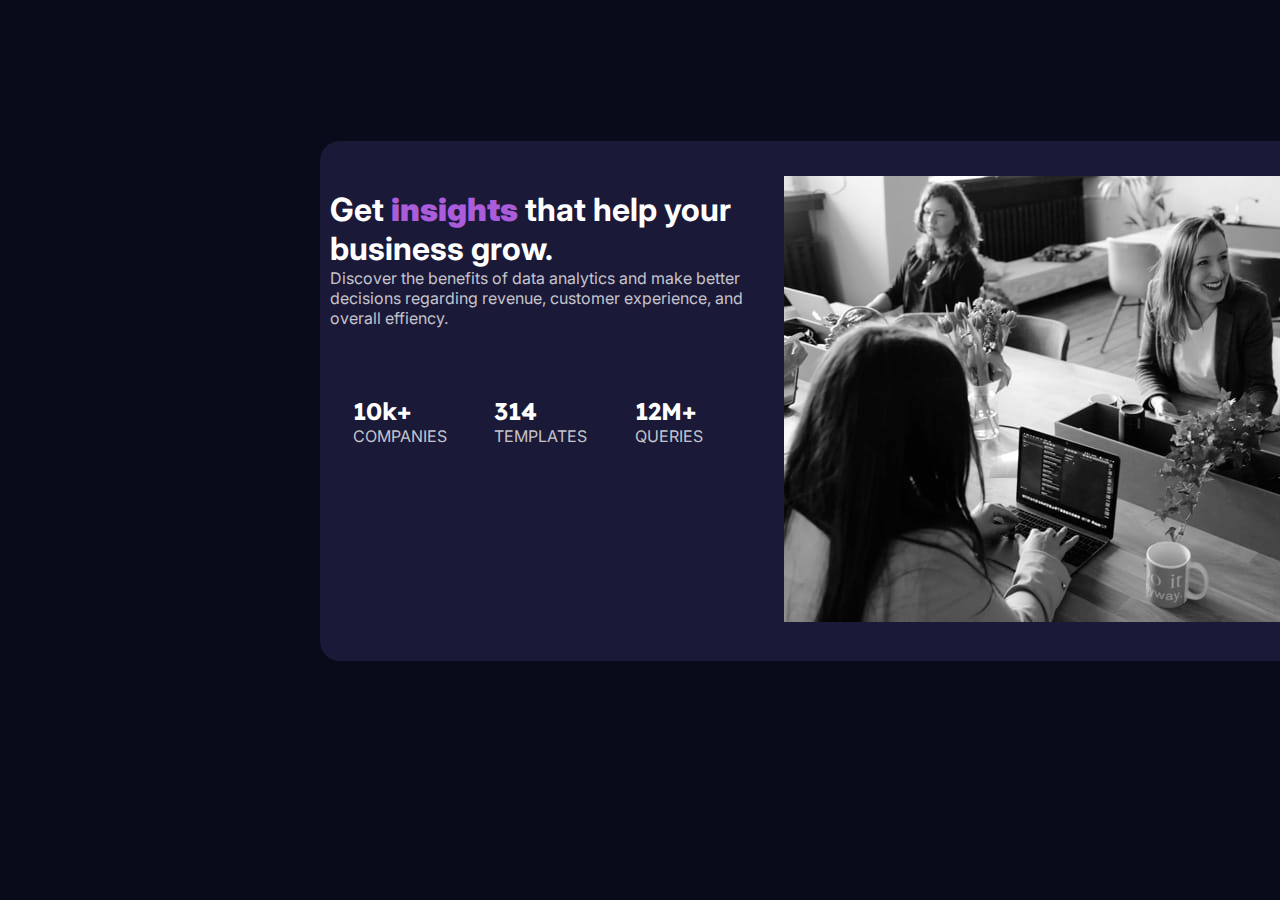
<file: card-component/index.html>
<!DOCTYPE html>
<html lang="en">
<head>
    <meta charset="UTF-8">
    <meta name="viewport" content="width=device-width, initial-scale=1.0">
    <title>Card Component</title>
    <link rel="shortcut icon" href="images/favicon-32x32.png" type="image/x-icon">
    <link rel="stylesheet" href="style.css">
</head>
<body>     
    <main>
        <div class="conteiner">
            <div id="txt">
                <h1>Get <strong>insights</strong> that help your business grow.</h1>
                <p>Discover the benefits of data analytics and make better decisions regarding revenue, customer experience, and overall effiency.</p>
                <div id="stats">
                    <div class="item">
                        <h2>10k+</h2>
                        <p>COMPANIES</p>
                    </div>
                    <div class="item">
                        <h2>314</h2>
                        <p>TEMPLATES</p>
                    </div>
                    <div class="item">
                        <h2>12M+</h2>
                        <p>QUERIES</p>
                    </div>
                </div>
            </div>
            <div id="img">
                <img src="images/image-header-desktop.jpg" alt="Image">
            </div>
        </div>
    </main>                
</body>
</html>
</file>
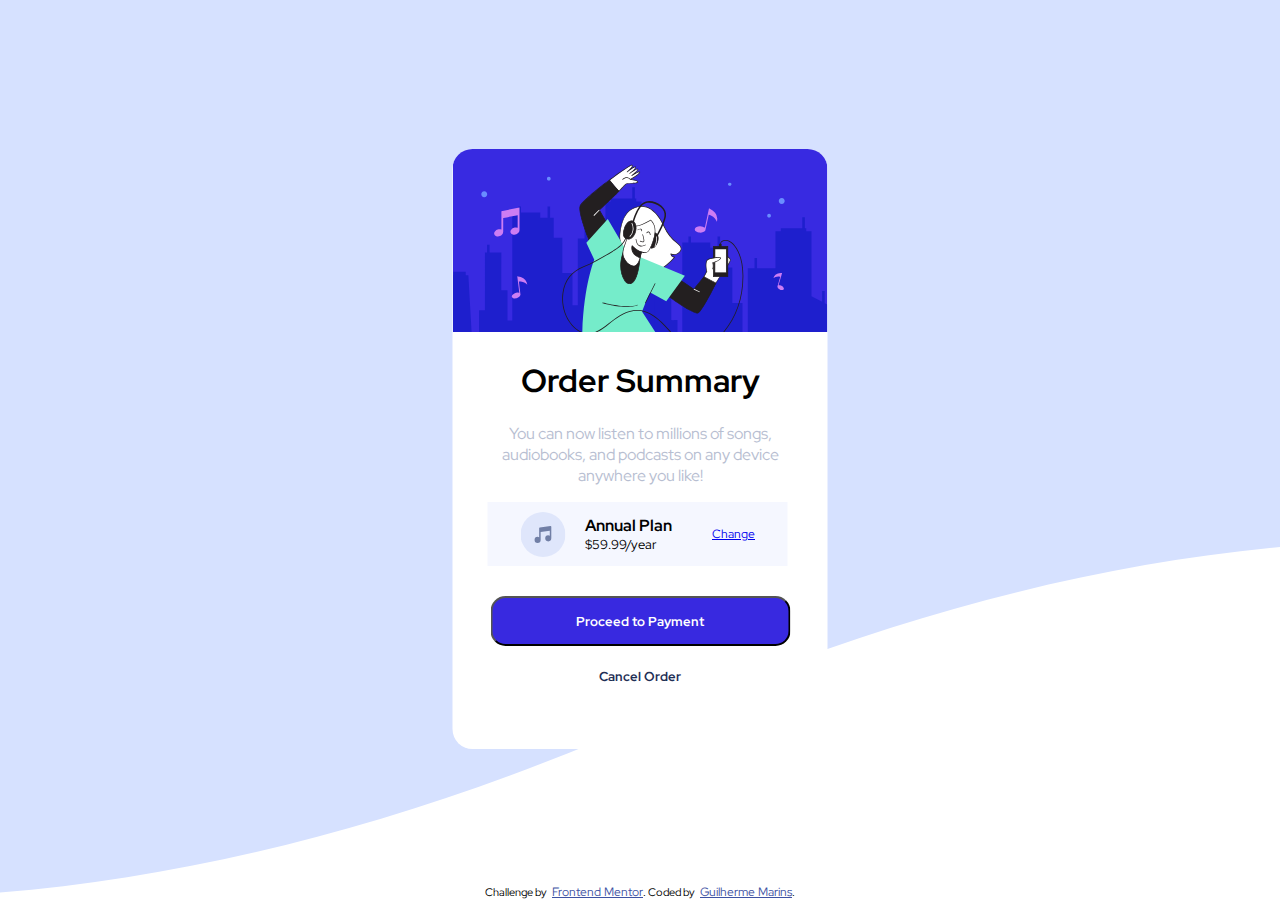
<file: order-summary-component-main/index.html>
<!DOCTYPE html>
<html lang="en">
<head>
  <meta charset="UTF-8">
  <meta name="viewport" content="width=device-width, initial-scale=1.0">
  <link rel="icon" type="image/png" sizes="32x32" href="./images/favicon-32x32.png">
  <title>Frontend Mentor | Order summary card</title>
  <link rel="stylesheet" href="style/style.css">
</head>
<body>
  <main>
    <img src="images/illustration-hero.svg" alt="Image" width="375px">
    <section class="summary">
      <h1>Order Summary</h1>
      <p>You can now listen to millions of songs,<br>audiobooks, and podcasts on any device<br>anywhere you like!</p>
    </section>
    <section class="plan">
        <img src="images/icon-music.svg" alt="" width="45px" height="45px">
        <article>
          <h2>Annual Plan</h2>
          <p>$59.99/year</p>
        </article>
        <a href="#">Change</a>
    </section>
        <button class="payment">Proceed to Payment</button>
        <button class="cancel">Cancel Order</button>
  </main>
  
  <footer class="attribution">
    Challenge by<a href="https://www.frontendmentor.io?ref=challenge" target="_blank">Frontend Mentor</a>. 
    Coded by<a href="https://github.com/marinsgui">Guilherme Marins</a>.
  </footer>
</body>
</html>
</file>
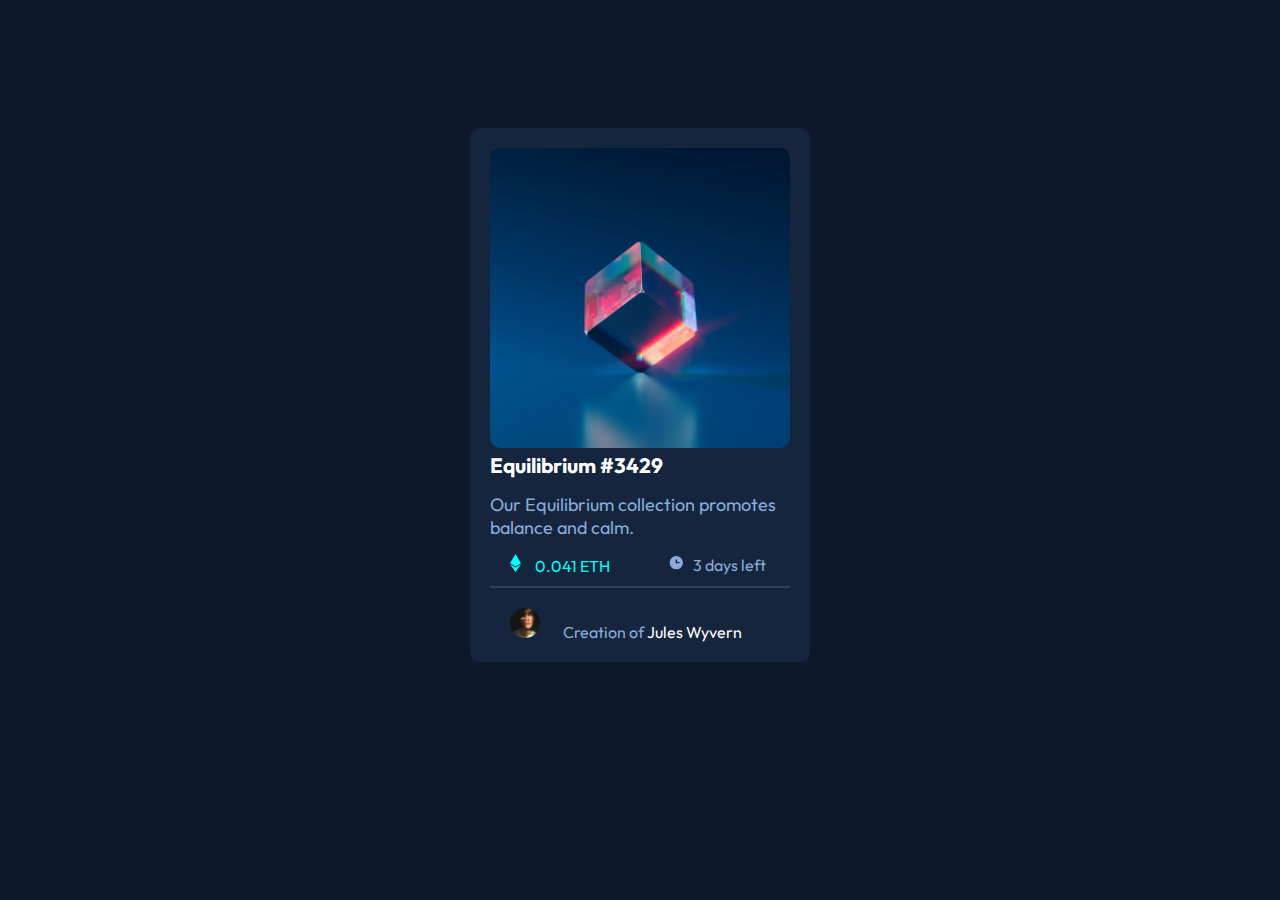
<file: preview-card/index.html>
<!DOCTYPE html>
<html lang="en">
<head>
    <meta charset="UTF-8">
    <meta name="viewport" content="width=device-width, initial-scale=1.0">
    <title>Preview Card</title>
    <link rel="stylesheet" href="style/style.css">
    <link rel="shortcut icon" href="images/favicon-32x32.png" type="image/x-icon">
</head>
<body>
    <main>
        <img src="images/image-equilibrium.jpg" alt="Equilibrium picture">
        <h1>Equilibrium #3429</h1>
        <p>Our Equilibrium collection promotes balance and calm.</p>
        <ul>
            <li id="eth">0.041 ETH</li>
            <li id="days">3 days left</li>
        </ul>
        <hr>
        <img id="avatar" src="images/image-avatar.png" alt="Avatar"> <span>Creation of <a href="#">Jules Wyvern</a></span>
    </main>
</body>
</html>
</file>
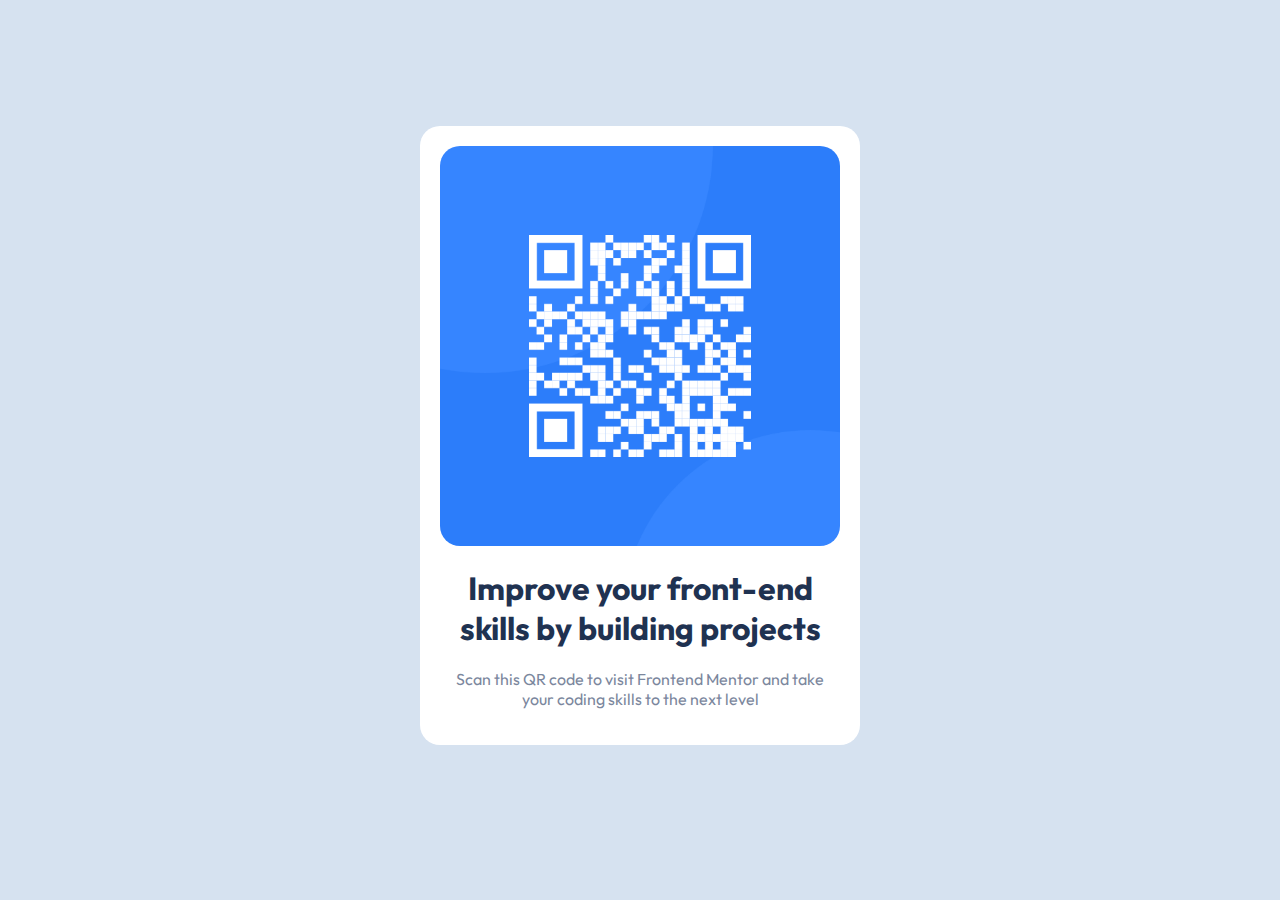
<file: qr-code/index.html>
<!DOCTYPE html>
<html lang="en">
<head>
    <meta charset="UTF-8">
    <meta name="viewport" content="width=device-width, initial-scale=1.0">
    <title>QR Code</title>
    <link rel="stylesheet" href="style/style.css">
</head>
<body>
    <main>
        <img src="images/image-qr-code.png" alt="QR Code to frontendmentor.io">
        <h1>Improve your front-end skills by building projects</h1>
        <p>Scan this QR code to visit Frontend Mentor and take your coding skills to the next level</p>
    </main>
</body>
</html>
</file>
<file: card-component/style.css>
@charset "UTF-8";

@import url('https://fonts.googleapis.com/css2?family=Inter&display=swap');

@import url('https://fonts.googleapis.com/css2?family=Lexend+Deca&display=swap');

*{
    margin: 0;
}

#img{
    display: inline-block;
    text-align: right;
    margin-top: 2.5%;
    
    
}

#txt{
    display: inline-block;
    text-align: left;
    vertical-align: 1000%;
    width: 450px;
    
    
}

#txt p{
    margin-bottom: 10%;
}

#stats{
    display: inline-block;
    text-align: left;
    margin-top: 5%;
    margin-bottom: -20%;
    column-count: 3;
    column-gap: 50%;
    padding-left: 5%;
}

main{
    width: 1000px;
    height: 500px;
    margin: auto;
    margin-left: 25%;
    margin-top: 11%;
    background-color: hsl(244, 38%, 16%);

    padding: 10px;

    border-radius: 20px;

}

body{
    background-color: hsl(233, 47%, 7%);
}

#txt h1{
    font-family: 'Inter', sans-serif;
    color: hsl(0, 0%, 100%);
}

#txt h1 strong{
    color: hsl(277, 64%, 61%);
}

#txt p{
    color: hsla(0, 0%, 100%, 0.75);
    font-family: 'Inter', sans-serif;
}

.item h2{
    color: hsl(0, 0%, 100%);
    font-family: 'Lexend Deca', sans-serif;
}

.item p{
    color: hsla(0, 0%, 100%, 0.6);
    font-family: 'Lexend Deca', sans-serif;
}
</file>
<file: order-summary-component-main/style/style.css>
@import url('https://fonts.googleapis.com/css2?family=Red+Hat+Display:wght@500;700;800&display=swap');

*{
    font-family: 'Red Hat Display', sans-serif;
}

.attribution {
    position: absolute;
    bottom: 0;
    left: 50%;
    transform: translate(-50%);
    font-size: 11px; text-align: center; 
}

.attribution a { 
    color: hsl(228, 45%, 44%);
    margin-left: 5px 
}

body{
    background-image: url(../images/pattern-background-desktop.svg);
    background-position: center center;
    background-size: cover;
    background-repeat: no-repeat;

    height: 98vh;
}

img{
    border-top-left-radius: 20px;
    border-top-right-radius: 20px;
}

main{
    width: 375px;
    height: 600px;
    background-color: white;
    border-radius: 20px;

    position: relative;
    top: 50%;
    left: 50%;
    transform: translate(-50%, -50%);
}

.summary{
    text-align: center;
    
}

.summary p{
    color: hsl(224, 22%, 77%);
}

.plan{
    background-color: hsl(225, 100%, 98%);
    width: 300px;
    margin-left: 35px;
    display: flex;
    justify-content: center;
    align-items: center;
}

.plan img{
    margin-right: 20px;
}

.plan h2{
    margin-bottom: 0;
    font-size: 1em;
}

.plan p{
    margin-top: 0;
    font-size: 0.8em;
}

a{
    margin-left: 40px;
    font-size: 12px;
}

a:hover{
    color: hsla(245, 75%, 52%, 0.712);
}

button{
    width: 300px;
    position: relative;
    left: 50%;
    transform: translate(-50%);
}

.payment{
    margin-top: 30px;
    background-color: hsl(245, 75%, 52%);
    color: white;
    font-weight: bold;
    height: 50px;
    border-radius: 15px;
}

.payment:hover{
    background-color: hsla(245, 75%, 52%, 0.712);
    cursor: pointer;
}

.cancel{
    margin-top: 20px;
    background-color: white;
    border: none;
    color: hsl(223, 47%, 23%);
    font-weight: bold;
}

.cancel:hover{
    cursor: pointer;
    color: hsl(224, 23%, 55%);
}
</file>
<file: preview-card/style/style.css>
@charset "UTF-8";

@import url('https://fonts.googleapis.com/css2?family=Outfit&display=swap');

*{
    margin: 0;
    font-family: 'Outfit', sans-serif;
}

body{
    background-color: hsl(217, 54%, 11%);
}

main{
    background-color: hsl(216, 50%, 16%);
    width: 300px;

    margin: auto;
    margin-top: 10%;
    padding: 20px;
    border-radius: 10px;
}

img{
    width: 100%;
    border-radius: 10px;
}

main > h1{
    color: white;
    font-size: 1.3em;
    padding-bottom: 15px;
    
}

main > h1:hover{
    color: hsl(178, 100%, 50%);
    cursor: pointer;
}

main > p{
    color: hsl(215, 51%, 70%);
    font-size: 18px;
    padding-bottom: 15px;
}

ul{
    columns: 2;
    list-style: none;
}

#eth{
    color: hsl(178, 100%, 50%);
    margin-left: -20px;
    
}

#eth::before{
    content: url(../images/icon-ethereum.svg);
    display: inline-block;
    width: 25px;
    
}

#days{
    color: hsl(215, 51%, 70%);
}

#days::before{
    content: url(../images/icon-clock.svg);
    display: inline-block;
    width: 25px;
}

hr{
    margin-top: 10px;
    border: 1px solid hsl(215, 32%, 27%);
}

#avatar{
    height: 30px;
    width: 30px;
    padding-top: 20px;
    padding-left: 20px;
}

span{
    padding-left: 20px;
    
    color: hsl(215, 51%, 70%);
}

a{
    color: white;
    text-decoration: none;
}

a:hover{
    color: hsl(178, 100%, 50%);
}
</file>
<file: qr-code/style/style.css>
@charset "UTF-8";

@import url('https://fonts.googleapis.com/css2?family=Outfit:wght@400;700&display=swap');
        
body{
    background-color: hsl(212, 45%, 89%);
    
}

main{
    margin: auto;
    margin-top: 10%;
    max-width: 400px;
    padding: 20px;
    border-radius: 20px;

    background-color: white;

    font-family: 'Outfit', sans-serif;
    text-align: center;
}

img{
    display: block;
    max-width: 100%;
    border-radius: 20px;
    
}

main h1{
    color: hsl(218, 44%, 22%);
    
}

main p{
    font-size: 16px;
    color: hsl(220, 15%, 55%);
}
</file>
